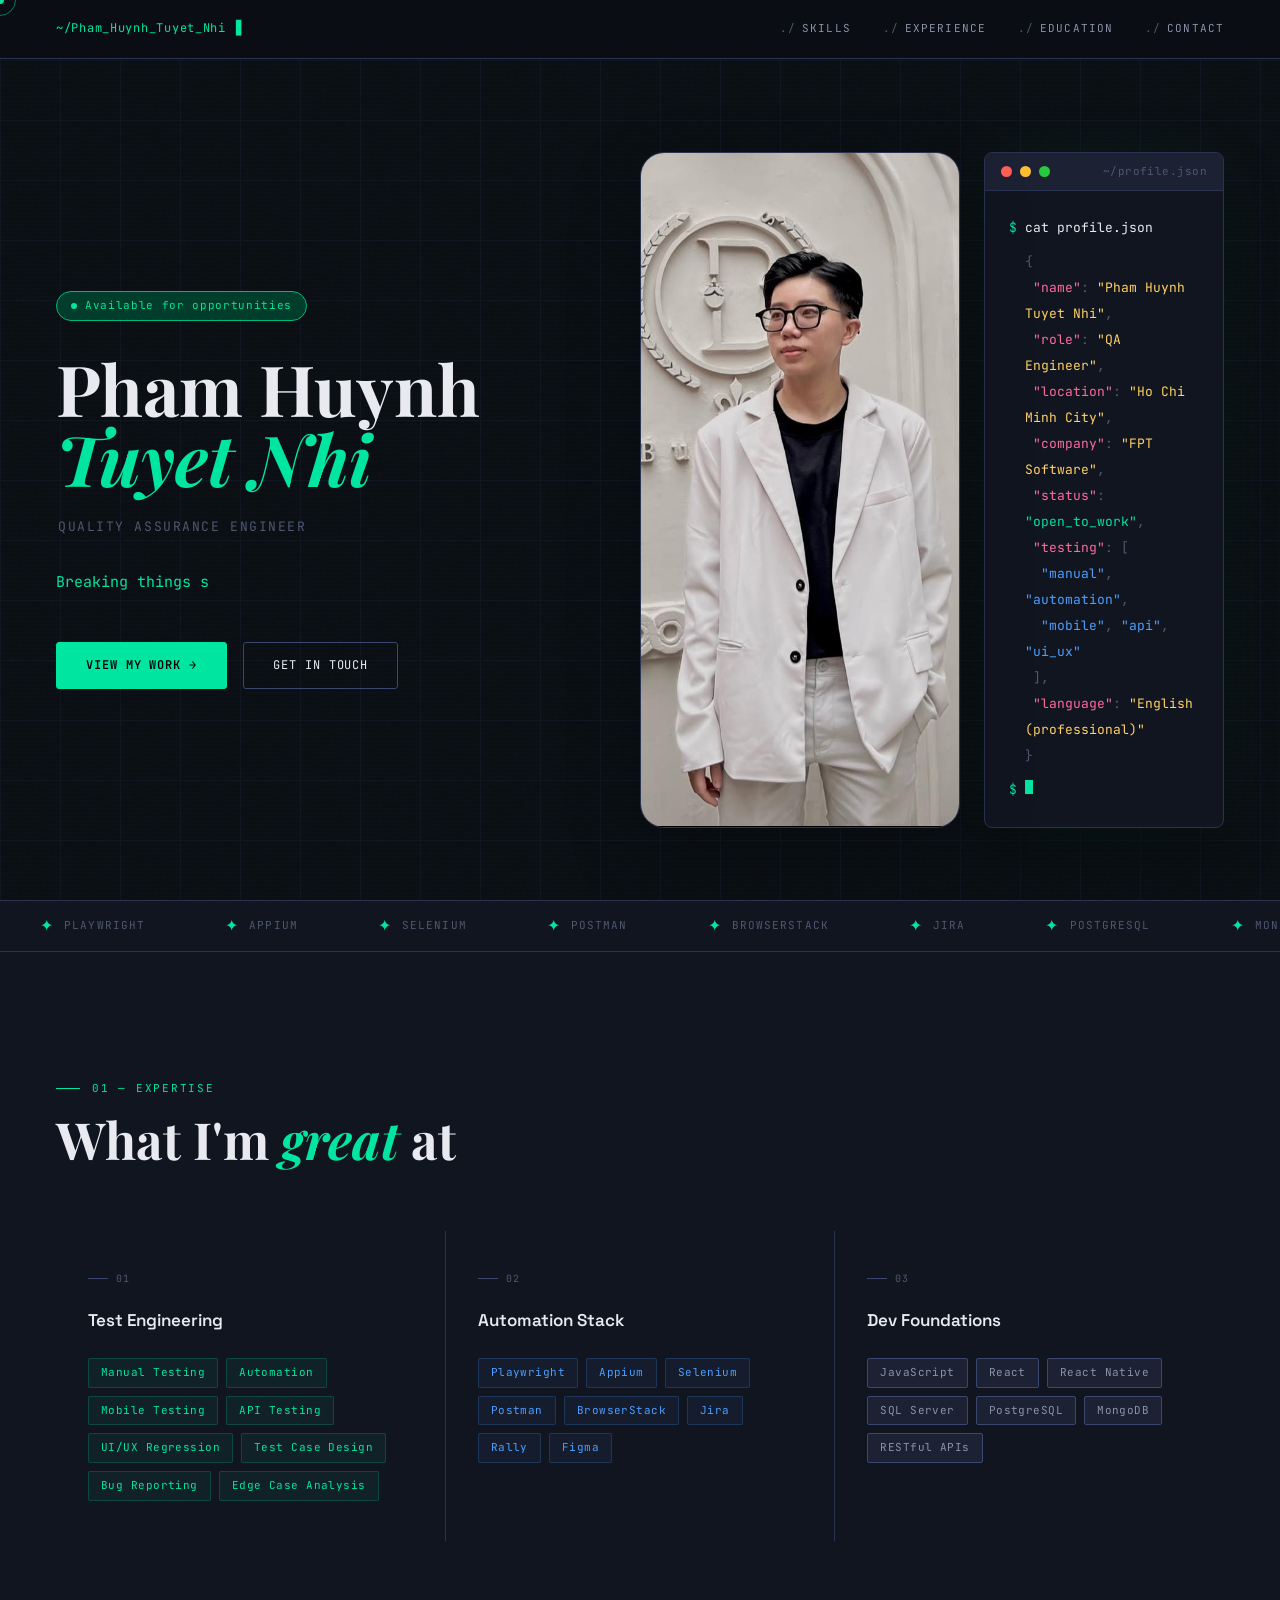
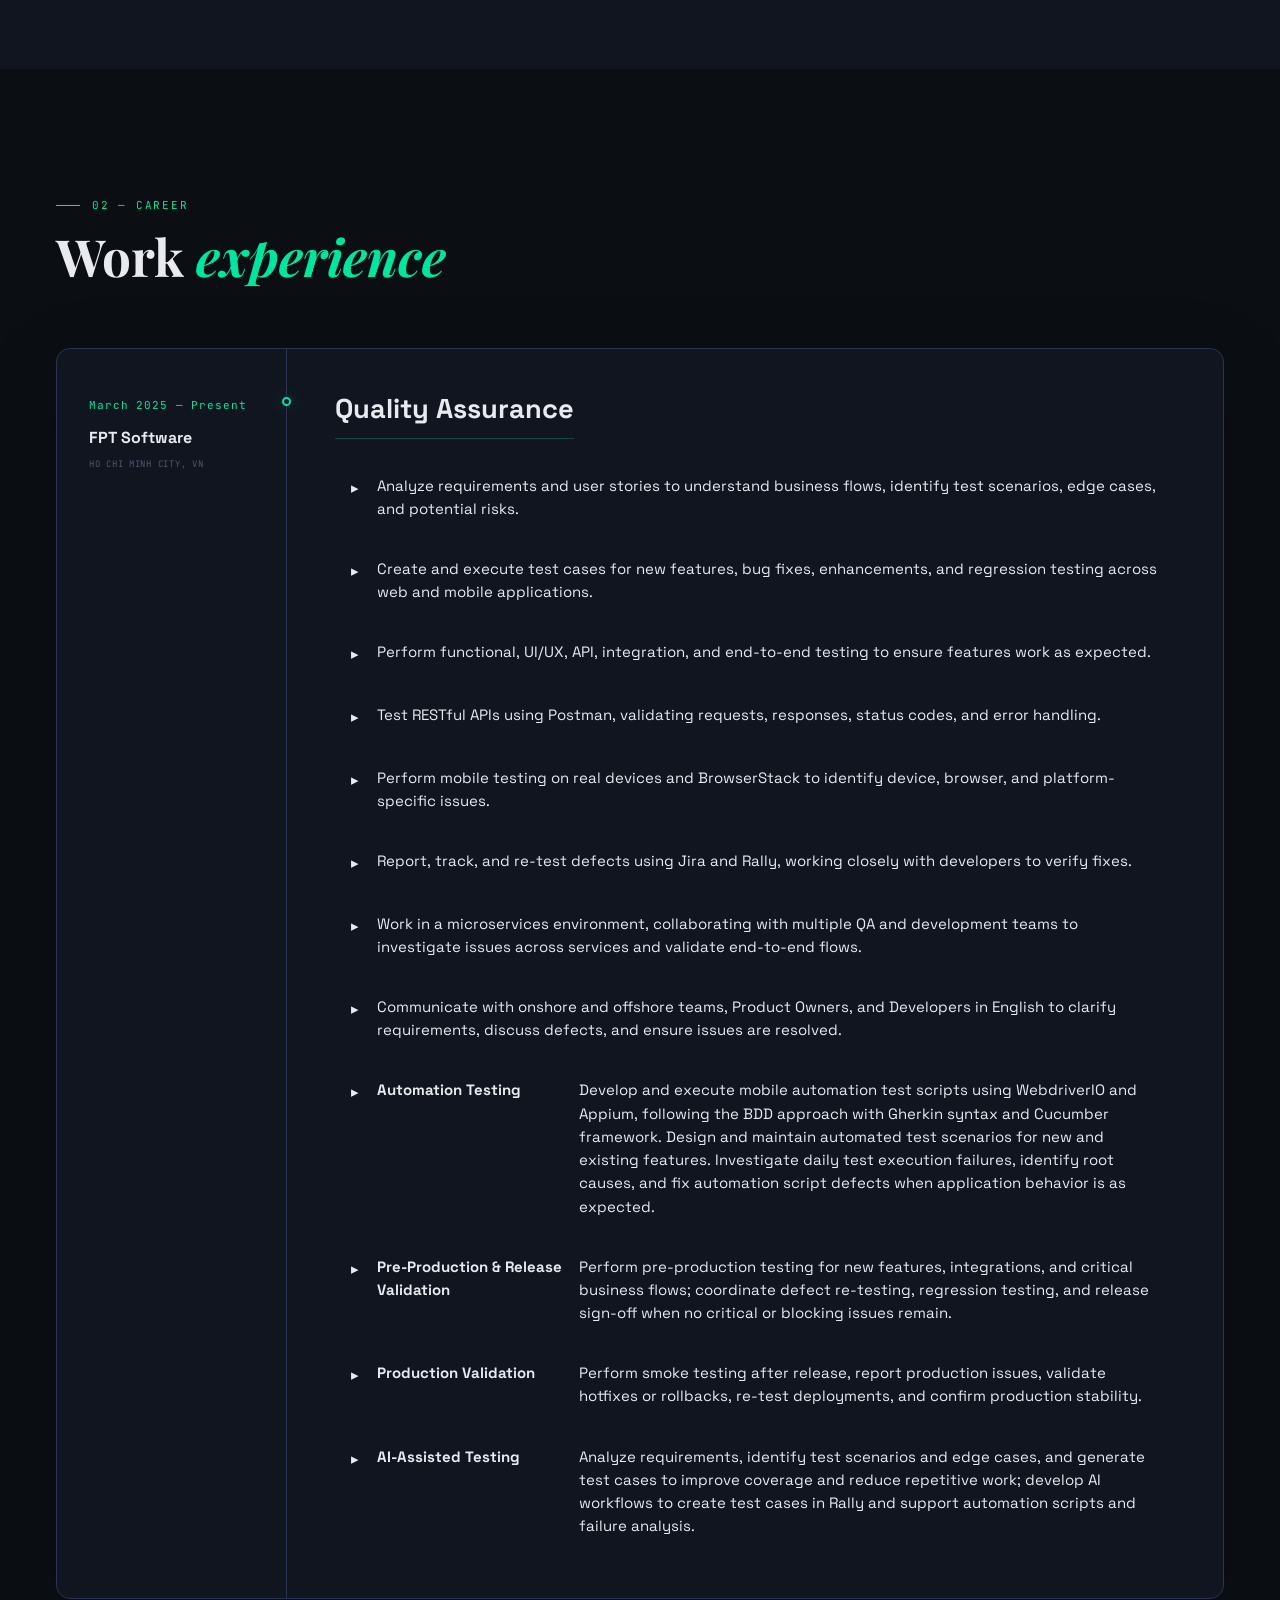
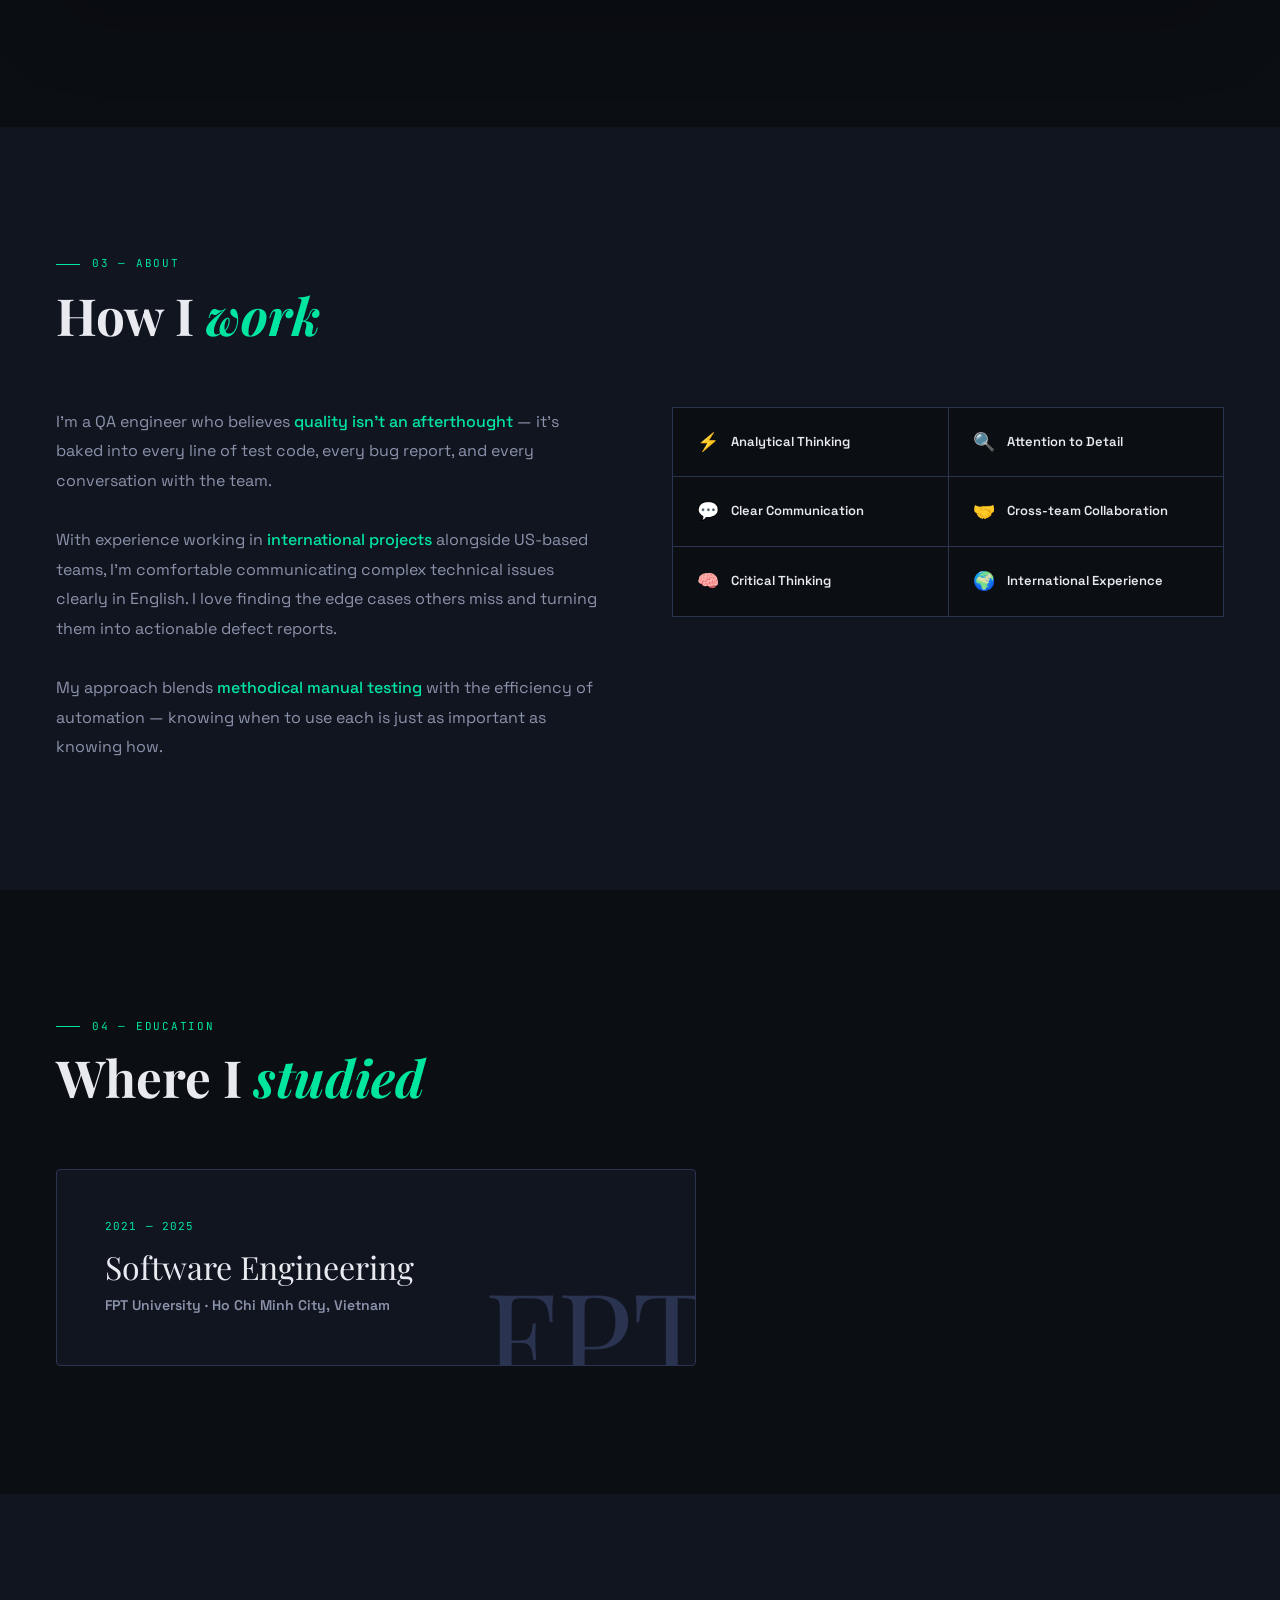
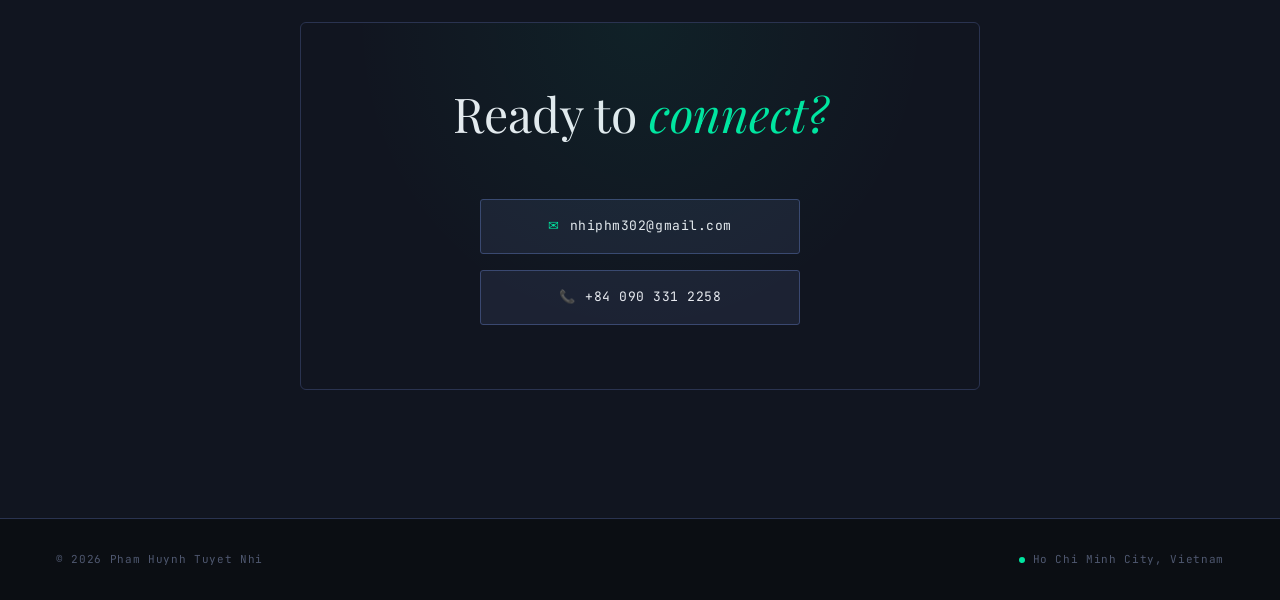
<file: index.html>
<!DOCTYPE html>
<html lang="en">

<head>
  <meta charset="UTF-8" />
  <meta name="viewport" content="width=device-width,initial-scale=1.0" />
  <title>Pham Huynh Tuyet Nhi · QA Engineer</title>
  <link rel="preconnect" href="https://fonts.googleapis.com">
  <link
    href="https://fonts.googleapis.com/css2?family=Space+Grotesk:wght@300;400;500;600;700&family=JetBrains+Mono:ital,wght@0,300;0,400;0,500;1,400&family=Playfair+Display:ital,wght@0,700;1,700&display=swap"
    rel="stylesheet">
  <link rel="stylesheet" href="styles.css">
</head>

<body>

  <div id="cursor"></div>
  <div id="cursor-ring"></div>

  <!-- FLOATING TAGS BACKGROUND -->
  <div class="float-tags" id="floatTags"></div>

  <!-- NAV -->
  <nav>
    <div class="nav-id">
      <span>~/Pham_Huynh_Tuyet_Nhi</span><span class="blink">▊</span>
    </div>
    <ul class="nav-links">
      <li><a href="#skills">skills</a></li>
      <li><a href="#experience">experience</a></li>
      <li><a href="#education">education</a></li>
      <li><a href="#contact">contact</a></li>
    </ul>
  </nav>

  <!-- HERO -->
  <section class="hero">
    <div class="hero-grid-bg"></div>

    <div class="hero-left">
      <div class="status-pill"><span class="status-dot"></span>Available for opportunities</div>
      <h1 class="hero-name">
        Pham Huynh<br><span>Tuyet Nhi</span>
      </h1>
      <div class="hero-role">Quality Assurance Engineer</div>
      <div class="type-line" id="typeLine"><span class="typed"></span></div>
      <div class="hero-actions">
        <a href="#experience" class="btn btn-glow">View my work →</a>
        <a href="#contact" class="btn btn-ghost">Get in touch</a>
      </div>
    </div>

    <div class="hero-right">
      <div class="profile-card">
        <img src="assets/IMG_1391.jpg" alt="Pham Huynh Tuyet Nhi" class="hero-photo reveal">
        <div class="terminal">
          <div class="terminal-bar">
            <span class="t-dot t-red"></span>
            <span class="t-dot t-yellow"></span>
            <span class="t-dot t-green"></span>
            <span class="terminal-path">~/profile.json</span>
          </div>
          <div class="terminal-body">
            <div class="t-line"><span class="t-prompt">$</span><span class="t-cmd">cat profile.json</span></div>
            <div style="height:0.5rem"></div>
            <div class="t-out"><span class="t-comment">{</span></div>
            <div class="t-out"><span class="t-key">&nbsp;"name"</span><span class="t-comment">: </span><span
                class="t-val">"Pham Huynh Tuyet Nhi"</span><span class="t-comment">,</span></div>
            <div class="t-out"><span class="t-key">&nbsp;"role"</span><span class="t-comment">: </span><span
                class="t-val">"QA Engineer"</span><span class="t-comment">,</span></div>
            <div class="t-out"><span class="t-key">&nbsp;"location"</span><span class="t-comment">: </span><span
                class="t-val">"Ho Chi Minh City"</span><span class="t-comment">,</span></div>
            <div class="t-out"><span class="t-key">&nbsp;"company"</span><span class="t-comment">: </span><span
                class="t-val">"FPT Software"</span><span class="t-comment">,</span></div>
            <div class="t-out"><span class="t-key">&nbsp;"status"</span><span class="t-comment">: </span><span
                style="color:var(--green)">"open_to_work"</span><span class="t-comment">,</span></div>
            <div class="t-out"><span class="t-key">&nbsp;"testing"</span><span class="t-comment">: [</span></div>
            <div class="t-out"><span class="t-tag">&nbsp;&nbsp;"manual"</span><span class="t-comment">,</span><span
                class="t-tag"> "automation"</span><span class="t-comment">,</span></div>
            <div class="t-out"><span class="t-tag">&nbsp;&nbsp;"mobile"</span><span class="t-comment">,</span><span
                class="t-tag"> "api"</span><span class="t-comment">,</span><span class="t-tag"> "ui_ux"</span></div>
            <div class="t-out"><span class="t-comment">&nbsp;],</span></div>
            <div class="t-out"><span class="t-key">&nbsp;"language"</span><span class="t-comment">: </span><span
                class="t-val">"English (professional)"</span></div>
            <div class="t-out"><span class="t-comment">}</span></div>
            <div style="height:0.5rem"></div>
            <div class="t-line"><span class="t-prompt">$</span><span class="cursor-block"></span></div>
          </div>
        </div>
      </div>
  </section>

  <!-- MARQUEE -->
  <div class="marquee-wrap">
    <div class="marquee-track" id="marqueeTrack">
      <span class="marquee-item"><span>✦</span> Playwright</span>
      <span class="marquee-item"><span>✦</span> Appium</span>
      <span class="marquee-item"><span>✦</span> Selenium</span>
      <span class="marquee-item"><span>✦</span> Postman</span>
      <span class="marquee-item"><span>✦</span> BrowserStack</span>
      <span class="marquee-item"><span>✦</span> Jira</span>
      <span class="marquee-item"><span>✦</span> PostgreSQL</span>
      <span class="marquee-item"><span>✦</span> MongoDB</span>
      <span class="marquee-item"><span>✦</span> React</span>
      <span class="marquee-item"><span>✦</span> JavaScript</span>
      <span class="marquee-item"><span>✦</span> Figma</span>
      <span class="marquee-item"><span>✦</span> Rally</span>
      <span class="marquee-item"><span>✦</span> Playwright</span>
      <span class="marquee-item"><span>✦</span> Appium</span>
      <span class="marquee-item"><span>✦</span> Selenium</span>
      <span class="marquee-item"><span>✦</span> Postman</span>
      <span class="marquee-item"><span>✦</span> BrowserStack</span>
      <span class="marquee-item"><span>✦</span> Jira</span>
      <span class="marquee-item"><span>✦</span> PostgreSQL</span>
      <span class="marquee-item"><span>✦</span> MongoDB</span>
      <span class="marquee-item"><span>✦</span> React</span>
      <span class="marquee-item"><span>✦</span> JavaScript</span>
      <span class="marquee-item"><span>✦</span> Figma</span>
      <span class="marquee-item"><span>✦</span> Rally</span>
    </div>
  </div>

  <!-- SKILLS -->
  <section id="skills" class="skills-bg">
    <div class="sec-header reveal">
      <div class="sec-eyebrow">01 — expertise</div>
      <h2 class="sec-title">What I'm <em>great</em> at</h2>
    </div>
    <div class="skills-grid reveal">
      <div class="skill-cell">
        <div class="skill-cell-num">01</div>
        <div class="skill-cell-title">Test Engineering</div>
        <div class="chips">
          <span class="chip chip-g">Manual Testing</span>
          <span class="chip chip-g">Automation</span>
          <span class="chip chip-g">Mobile Testing</span>
          <span class="chip chip-g">API Testing</span>
          <span class="chip chip-g">UI/UX Regression</span>
          <span class="chip chip-g">Test Case Design</span>
          <span class="chip chip-g">Bug Reporting</span>
          <span class="chip chip-g">Edge Case Analysis</span>
        </div>
      </div>
      <div class="skill-cell">
        <div class="skill-cell-num">02</div>
        <div class="skill-cell-title">Automation Stack</div>
        <div class="chips">
          <span class="chip chip-b">Playwright</span>
          <span class="chip chip-b">Appium</span>
          <span class="chip chip-b">Selenium</span>
          <span class="chip chip-b">Postman</span>
          <span class="chip chip-b">BrowserStack</span>
          <span class="chip chip-b">Jira</span>
          <span class="chip chip-b">Rally</span>
          <span class="chip chip-b">Figma</span>
        </div>
      </div>
      <div class="skill-cell">
        <div class="skill-cell-num">03</div>
        <div class="skill-cell-title">Dev Foundations</div>
        <div class="chips">
          <span class="chip chip-n">JavaScript</span>
          <span class="chip chip-n">React</span>
          <span class="chip chip-n">React Native</span>
          <span class="chip chip-n">SQL Server</span>
          <span class="chip chip-n">PostgreSQL</span>
          <span class="chip chip-n">MongoDB</span>
          <span class="chip chip-n">RESTful APIs</span>
        </div>
      </div>
    </div>
  </section>

  <!-- EXPERIENCE -->
  <section id="experience">
    <div class="sec-header reveal">
      <div class="sec-eyebrow">02 — career</div>
      <h2 class="sec-title">Work <em>experience</em></h2>
    </div>
    <div class="exp-timeline">
      <div class="exp-item reveal">
        <div class="exp-left">
          <div class="exp-date">March 2025 — Present</div>
          <div class="exp-co">FPT Software</div>
          <div class="exp-loc">HO CHI MINH CITY, VN</div>
        </div>
        <div class="exp-right">
          <div class="exp-role">Quality Assurance</div>
          <ul class="exp-list">
            <li><span class="bullet">▸</span><span class="exp-desc">Analyze requirements and user stories to understand
                business flows, identify test scenarios, edge cases, and potential risks.</span></li>
            <li><span class="bullet">▸</span><span class="exp-desc">Create and execute test cases for new features, bug
                fixes, enhancements, and regression testing across web and mobile applications.</span></li>
            <li><span class="bullet">▸</span><span class="exp-desc">Perform functional, UI/UX, API, integration, and
                end-to-end testing to ensure features work as expected.</span></li>
            <li><span class="bullet">▸</span><span class="exp-desc">Test RESTful APIs using Postman, validating
                requests, responses, status codes, and error handling.</span></li>
            <li><span class="bullet">▸</span><span class="exp-desc">Perform mobile testing on real devices and
                BrowserStack to identify device, browser, and platform-specific issues.</span></li>
            <li><span class="bullet">▸</span><span class="exp-desc">Report, track, and re-test defects using Jira and
                Rally, working closely with developers to verify fixes.</span></li>
            <li><span class="bullet">▸</span><span class="exp-desc">Work in a microservices environment, collaborating
                with multiple QA and development teams to investigate issues across services and validate end-to-end
                flows.</span></li>
            <li><span class="bullet">▸</span><span class="exp-desc">Communicate with onshore and offshore teams, Product
                Owners, and Developers in English to clarify requirements, discuss defects, and ensure issues are
                resolved.</span></li>
            <li><span class="bullet">▸</span><strong>Automation Testing</strong><span class="exp-desc">Develop and
                execute mobile automation test scripts using WebdriverIO and Appium, following the BDD approach with
                Gherkin syntax and Cucumber framework. Design and maintain automated test scenarios for new and existing
                features. Investigate daily test execution failures, identify root causes, and fix automation script
                defects when application behavior is as expected.</span></li>
            <li><span class="bullet">▸</span><strong>Pre-Production &amp; Release Validation</strong><span
                class="exp-desc">Perform pre-production testing for new features, integrations, and critical business
                flows; coordinate defect re-testing, regression testing, and release sign-off when no critical or
                blocking issues remain.</span></li>
            <li><span class="bullet">▸</span><strong>Production Validation</strong><span class="exp-desc">Perform smoke
                testing after release, report production issues, validate hotfixes or rollbacks, re-test deployments,
                and confirm production stability.</span></li>
            <li><span class="bullet">▸</span><strong>AI-Assisted Testing</strong><span class="exp-desc">Analyze
                requirements, identify test scenarios and edge cases, and generate test cases to improve coverage and
                reduce repetitive work; develop AI workflows to create test cases in Rally and support automation
                scripts and failure analysis.</span></li>
          </ul>
        </div>
      </div>
    </div>
  </section>

  <!-- ABOUT -->
  <section class="about-section">
    <div class="sec-header reveal">
      <div class="sec-eyebrow">03 — about</div>
      <h2 class="sec-title">How I <em>work</em></h2>
    </div>
    <div class="about-grid reveal">
      <div>
        <p class="about-text">
          I'm a QA engineer who believes <strong>quality isn't an afterthought</strong> — it's baked into every line of
          test code, every bug report, and every conversation with the team.<br><br>
          With experience working in <strong>international projects</strong> alongside US-based teams, I'm comfortable
          communicating complex technical issues clearly in English. I love finding the edge cases others miss and
          turning them into actionable defect reports.<br><br>
          My approach blends <strong>methodical manual testing</strong> with the efficiency of automation — knowing when
          to use each is just as important as knowing how.
        </p>
      </div>
      <div class="soft-skills">
        <div class="soft-skill">
          <span class="soft-skill-icon">⚡</span>
          <span class="soft-skill-name">Analytical Thinking</span>
        </div>
        <div class="soft-skill">
          <span class="soft-skill-icon">🔍</span>
          <span class="soft-skill-name">Attention to Detail</span>
        </div>
        <div class="soft-skill">
          <span class="soft-skill-icon">💬</span>
          <span class="soft-skill-name">Clear Communication</span>
        </div>
        <div class="soft-skill">
          <span class="soft-skill-icon">🤝</span>
          <span class="soft-skill-name">Cross-team Collaboration</span>
        </div>
        <div class="soft-skill">
          <span class="soft-skill-icon">🧠</span>
          <span class="soft-skill-name">Critical Thinking</span>
        </div>
        <div class="soft-skill">
          <span class="soft-skill-icon">🌍</span>
          <span class="soft-skill-name">International Experience</span>
        </div>
      </div>
    </div>
  </section>

  <!-- EDUCATION -->
  <section id="education" style="background:var(--bg)">
    <div class="sec-header reveal">
      <div class="sec-eyebrow">04 — education</div>
      <h2 class="sec-title">Where I <em>studied</em></h2>
    </div>
    <div class="edu-card reveal">
      <div class="edu-year">2021 — 2025</div>
      <div class="edu-degree">Software Engineering</div>
      <div class="edu-school">FPT University · Ho Chi Minh City, Vietnam</div>
    </div>
  </section>

  <!-- CONTACT -->
  <section id="contact">
    <div class="contact-inner reveal">
      <div class="contact-heading">Ready to <em>connect?</em></div>
      <div class="contact-links">
        <a href="mailto:nhiphm302@gmail.com" class="contact-email">
          <span class="at">✉</span> nhiphm302@gmail.com
        </a>
        <a href="tel:+840903312258" class="contact-email">
          <span class="at">📞</span> +84 090 331 2258
        </a>
      </div>
    </div>
  </section>

  <!-- FOOTER -->
  <footer>
    <span class="footer-l">© 2026 Pham Huynh Tuyet Nhi</span>
    <span class="footer-r">Ho Chi Minh City, Vietnam</span>
  </footer>

  <script>
    (function () {
      const cur = document.getElementById('cursor');
      const ring = document.getElementById('cursor-ring');
      let mx = 0, my = 0, rx = 0, ry = 0;
      document.addEventListener('mousemove', e => { mx = e.clientX; my = e.clientY; cur.style.left = mx + 'px'; cur.style.top = my + 'px' });
      function animRing() { rx += (mx - rx) * 0.12; ry += (my - ry) * 0.12; ring.style.left = Math.round(rx) + 'px'; ring.style.top = Math.round(ry) + 'px'; requestAnimationFrame(animRing) }
      animRing();
      document.querySelectorAll('a,button,.skill-cell,.tool-item,.exp-item').forEach(el => {
        el.addEventListener('mouseenter', () => { ring.style.width = '50px'; ring.style.height = '50px'; ring.style.borderColor = 'var(--green)' });
        el.addEventListener('mouseleave', () => { ring.style.width = '32px'; ring.style.height = '32px'; ring.style.borderColor = 'var(--green)' });
      });
    })();

    (function () {
      const lines = ['Breaking things so users don\'t have to.', 'Turning bugs into better software.', 'Finding edge cases you never imagined.', 'Quality is not an act — it\'s a habit.'];
      const el = document.querySelector('#typeLine .typed');
      let li = 0, ci = 0, del = false;
      function tick() {
        const line = lines[li];
        if (!del) { el.textContent = line.slice(0, ++ci); if (ci === line.length) { del = true; setTimeout(tick, 1800); return } }
        else { el.textContent = line.slice(0, --ci); if (ci === 0) { del = false; li = (li + 1) % lines.length } }
        setTimeout(tick, del ? 40 : 70);
      }
      setTimeout(tick, 600);
    })();

    (function () {
      const tags = ['<test/>', '[pass]', '[fail]', 'bug.fix()', 'assert()', 'expect()', 'describe()', 'it()', 'await', 'async', 'null', 'undefined', 'console.log', 'git push', 'npm test', 'playwright', 'appium', 'postman', 'api.get()', '200 OK', '404', '500', 'fixture', 'mock', 'stub', 'CI/CD', 'lint', 'coverage'];
      const container = document.getElementById('floatTags');
      function spawn() {
        const d = document.createElement('div');
        d.className = 'float-tag';
        d.textContent = tags[Math.floor(Math.random() * tags.length)];
        d.style.left = Math.random() * 100 + 'vw';
        d.style.bottom = '-20px';
        const dur = 12 + Math.random() * 18;
        d.style.animationDuration = dur + 's';
        d.style.animationDelay = '0s';
        container.appendChild(d);
        setTimeout(() => d.remove(), dur * 1000);
      }
      for (let i = 0; i < 8; i++)setTimeout(spawn, i * 600);
      setInterval(spawn, 1800);
    })();

    (function () {
      const obs = new IntersectionObserver(entries => { entries.forEach(e => { if (e.isIntersecting) e.target.classList.add('visible') }) }, { threshold: 0.12 });
      document.querySelectorAll('.reveal').forEach(el => obs.observe(el));
    })();
  </script>
</body>

</html>
</file>
<file: styles.css>
*,
*::before,
*::after {
  box-sizing: border-box;
  margin: 0;
  padding: 0
}

:root {
  --bg: #0b0e13;
  --bg2: #111520;
  --bg3: #161b27;
  --surface: #1c2233;
  --surface2: #222a3d;
  --border: #2a3350;
  --border2: #3a4870;
  --text: #e8eaf0;
  --text2: #8b93ab;
  --text3: #4f5870;
  --green: #00e5a0;
  --green-dim: #00b87d;
  --green-dark: #003d2a;
  --pink: #ff6b9d;
  --blue: #4d9fff;
  --amber: #ffd166;
  --mono: 'JetBrains Mono', monospace;
  --sans: 'Space Grotesk', sans-serif;
  --serif: 'Playfair Display', serif;
}

html {
  scroll-behavior: smooth
}

body {
  background: var(--bg);
  color: var(--text);
  font-family: var(--sans);
  font-size: 15px;
  line-height: 1.6;
  overflow-x: hidden
}

/* CURSOR */
* {
  cursor: none !important
}

#cursor {
  position: fixed;
  width: 8px;
  height: 8px;
  background: var(--green);
  border-radius: 50%;
  pointer-events: none;
  z-index: 9999;
  transform: translate(-50%, -50%);
  transition: transform .1s, width .15s, height .15s
}

#cursor-ring {
  position: fixed;
  width: 32px;
  height: 32px;
  border: 1px solid var(--green);
  border-radius: 50%;
  pointer-events: none;
  z-index: 9998;
  transform: translate(-50%, -50%);
  transition: transform .12s ease-out, width .2s, height .2s, border-color .2s;
  opacity: 0.5
}

body:hover #cursor {
  opacity: 1
}

/* NOISE OVERLAY */
body::before {
  content: '';
  position: fixed;
  inset: 0;
  background-image: url("data:image/svg+xml,%3Csvg viewBox='0 0 256 256' xmlns='http://www.w3.org/2000/svg'%3E%3Cfilter id='noise'%3E%3CfeTurbulence type='fractalNoise' baseFrequency='0.9' numOctaves='4' stitchTiles='stitch'/%3E%3C/filter%3E%3Crect width='100%25' height='100%25' filter='url(%23noise)' opacity='0.04'/%3E%3C/svg%3E");
  pointer-events: none;
  z-index: 1;
  opacity: 0.3
}

/* SCANLINES */
body::after {
  content: '';
  position: fixed;
  inset: 0;
  background: repeating-linear-gradient(0deg, transparent, transparent 2px, rgba(0, 229, 160, 0.015) 2px, rgba(0, 229, 160, 0.015) 4px);
  pointer-events: none;
  z-index: 2
}

/* NAV */
nav {
  position: fixed;
  top: 0;
  left: 0;
  right: 0;
  z-index: 100;
  display: flex;
  align-items: center;
  justify-content: space-between;
  padding: 1.2rem 3.5rem;
  border-bottom: 1px solid var(--border);
  background: rgba(11, 14, 19, 0.85);
  backdrop-filter: blur(16px)
}

.nav-id {
  display: flex;
  align-items: center;
  gap: 10px;
  font-family: var(--mono);
  font-size: 12px;
  letter-spacing: 0.06em;
  color: var(--green)
}

.nav-id .blink {
  animation: blink 1s step-end infinite
}

@keyframes blink {
  0%,
  100% {
    opacity: 1
  }
  50% {
    opacity: 0
  }
}

.nav-links {
  display: flex;
  gap: 2rem;
  list-style: none
}

.nav-links a {
  font-family: var(--mono);
  font-size: 11px;
  letter-spacing: 0.1em;
  text-transform: uppercase;
  color: var(--text2);
  text-decoration: none;
  transition: color .2s;
  display: flex;
  align-items: center;
  gap: 6px
}

.nav-links a::before {
  content: './';
  color: var(--text3)
}

.nav-links a:hover {
  color: var(--green)
}

.nav-links a:hover::before {
  color: var(--green)
}

/* HERO */
.hero {
  min-height: 100vh;
  display: grid;
  grid-template-columns: 1fr 1fr;
  align-items: center;
  padding: 0 3.5rem;
  padding-top: 5rem;
  position: relative;
  overflow: hidden
}

.hero-grid-bg {
  position: absolute;
  inset: 0;
  background-image: linear-gradient(var(--border) 1px, transparent 1px), linear-gradient(90deg, var(--border) 1px, transparent 1px);
  background-size: 60px 60px;
  opacity: 0.2;
  z-index: 0
}

.hero-left {
  position: relative;
  z-index: 3;
  padding: 4rem 0
}

.status-pill {
  display: inline-flex;
  align-items: center;
  gap: 8px;
  background: var(--green-dark);
  border: 1px solid var(--green-dim);
  border-radius: 20px;
  padding: 5px 14px;
  font-family: var(--mono);
  font-size: 11px;
  color: var(--green);
  letter-spacing: 0.06em;
  margin-bottom: 2rem
}

.status-dot {
  width: 6px;
  height: 6px;
  border-radius: 50%;
  background: var(--green);
  animation: pulse 2s ease infinite
}

@keyframes pulse {
  0%,
  100% {
    box-shadow: 0 0 0 0 rgba(0, 229, 160, 0.4)
  }
  50% {
    box-shadow: 0 0 0 6px rgba(0, 229, 160, 0)
  }
}

.hero-name {
  font-family: var(--serif);
  font-size: clamp(3rem, 5.5vw, 5rem);
  line-height: 1.0;
  margin-bottom: 1.5rem;
  color: var(--text)
}

.hero-name span {
  color: var(--green);
  font-style: italic
}

.hero-role {
  font-family: var(--mono);
  font-size: 13px;
  letter-spacing: 0.12em;
  text-transform: uppercase;
  color: var(--text3);
  margin-bottom: 2rem;
  padding-left: 2px
}

.type-line {
  font-family: var(--mono);
  font-size: 15px;
  color: var(--text2);
  margin-bottom: 3rem;
  min-height: 1.5em
}

.type-line .typed {
  color: var(--green)
}

.hero-actions {
  display: flex;
  gap: 1rem;
  flex-wrap: wrap
}

.btn {
  display: inline-flex;
  align-items: center;
  gap: 8px;
  padding: 0.8rem 1.8rem;
  font-family: var(--mono);
  font-size: 12px;
  letter-spacing: 0.08em;
  text-transform: uppercase;
  text-decoration: none;
  border-radius: 3px;
  transition: all .2s;
  position: relative;
  overflow: hidden
}

.btn-glow {
  background: var(--green);
  color: #000;
  font-weight: 600;
  border: 1px solid var(--green)
}

.btn-glow:hover {
  background: #00ffb3;
  box-shadow: 0 0 20px rgba(0, 229, 160, 0.4);
  transform: translateY(-1px)
}

.btn-ghost {
  background: transparent;
  color: var(--text);
  border: 1px solid var(--border2)
}

.btn-ghost:hover {
  border-color: var(--green);
  color: var(--green)
}

.hero-right {
  position: relative;
  z-index: 3;
  display: flex;
  align-items: center;
  justify-content: center
}

.profile-card {
  display: grid;
  grid-template-columns: minmax(240px, 320px) 1fr;
  gap: 1.5rem;
  align-items: stretch;
  width: 100%;
  max-width: 860px;
}

.hero-photo {
  width: 100%;
  height: 100%;
  object-fit: cover;
  border-radius: 24px;
  border: 1px solid var(--border);
  box-shadow: 0 28px 70px rgba(0, 0, 0, 0.25);
}

.terminal {
  background: var(--bg2);
  border: 1px solid var(--border);
  border-radius: 8px;
  width: 100%;
  font-family: var(--mono);
  overflow: hidden;
  box-shadow: 0 0 60px rgba(0, 229, 160, 0.06), 0 24px 48px rgba(0, 0, 0, 0.4)
}

.terminal-bar {
  background: var(--surface);
  padding: 10px 16px;
  display: flex;
  align-items: center;
  gap: 8px;
  border-bottom: 1px solid var(--border)
}

.t-dot {
  width: 11px;
  height: 11px;
  border-radius: 50%
}

.t-red {
  background: #ff5f56
}

.t-yellow {
  background: #ffbd2e
}

.t-green {
  background: #27c93f
}

.terminal-path {
  font-size: 11px;
  color: var(--text3);
  margin-left: auto;
  letter-spacing: 0.04em
}

.terminal-body {
  padding: 1.5rem;
  font-size: 13px;
  line-height: 2
}

.t-line {
  display: flex;
  gap: 8px;
  align-items: baseline
}

.t-prompt {
  color: var(--green);
  flex-shrink: 0
}

.t-cmd {
  color: var(--text)
}

.t-out {
  color: var(--text2);
  padding-left: 16px
}

.t-key {
  color: var(--pink)
}

.t-val {
  color: var(--amber)
}

.t-tag {
  color: var(--blue)
}

.t-comment {
  color: var(--text3)
}

.cursor-block {
  display: inline-block;
  width: 8px;
  height: 14px;
  background: var(--green);
  animation: blink 1s step-end infinite;
  vertical-align: middle
}

/* FLOATING TAGS */
.float-tags {
  position: absolute;
  inset: 0;
  pointer-events: none;
  overflow: hidden;
  z-index: 1
}

.float-tag {
  position: absolute;
  font-family: var(--mono);
  font-size: 10px;
  color: var(--text3);
  letter-spacing: 0.06em;
  animation: floatUp linear infinite;
  opacity: 0
}

@keyframes floatUp {
  0% {
    opacity: 0;
    transform: translateY(0)
  }
  10% {
    opacity: 0.5
  }
  90% {
    opacity: 0.2
  }
  100% {
    opacity: 0;
    transform: translateY(-100vh)
  }
}

/* MARQUEE */
.marquee-wrap {
  border-top: 1px solid var(--border);
  border-bottom: 1px solid var(--border);
  background: var(--bg2);
  padding: 12px 0;
  overflow: hidden;
  white-space: nowrap;
  position: relative;
  z-index: 3
}

.marquee-track {
  display: inline-flex;
  animation: marquee 25s linear infinite
}

.marquee-item {
  font-family: var(--mono);
  font-size: 11px;
  letter-spacing: 0.1em;
  text-transform: uppercase;
  color: var(--text3);
  padding: 0 2.5rem;
  display: flex;
  align-items: center;
  gap: 10px
}

.marquee-item span {
  color: var(--green);
  font-size: 16px
}

@keyframes marquee {
  from {
    transform: translateX(0)
  }
  to {
    transform: translateX(-50%)
  }
}

/* SECTIONS */
section {
  padding: 8rem 3.5rem;
  position: relative;
  z-index: 3
}

section#experience,
section#education {
  background: var(--bg)
}

section#contact,
.about-section {
  background: var(--bg2)
}

.sec-header {
  margin-bottom: 4rem
}

.sec-eyebrow {
  font-family: var(--mono);
  font-size: 11px;
  letter-spacing: 0.16em;
  text-transform: uppercase;
  color: var(--green);
  margin-bottom: 1rem;
  display: flex;
  align-items: center;
  gap: 12px
}

.sec-eyebrow::before {
  content: '';
  width: 24px;
  height: 1px;
  background: var(--green)
}

h2.sec-title {
  font-family: var(--serif);
  font-size: clamp(2.5rem, 4vw, 3.8rem);
  line-height: 1.05;
  color: var(--text)
}

h2.sec-title em {
  color: var(--green);
  font-style: italic
}

/* SKILLS */
.skills-bg {
  background: var(--bg2)
}

.skills-grid {
  display: grid;
  grid-template-columns: repeat(3, 1fr);
  gap: 1px;
  background: var(--border)
}

.skill-cell {
  background: var(--bg2);
  padding: 2.5rem 2rem;
  transition: background .2s
}

.skill-cell:hover {
  background: var(--bg3)
}

.skill-cell-num {
  font-family: var(--mono);
  font-size: 10px;
  letter-spacing: 0.1em;
  color: var(--text3);
  margin-bottom: 1.25rem;
  display: flex;
  align-items: center;
  gap: 8px
}

.skill-cell-num::before {
  content: '';
  flex: 1;
  max-width: 20px;
  height: 1px;
  background: var(--border2)
}

.skill-cell-title {
  font-size: 17px;
  font-weight: 600;
  color: var(--text);
  margin-bottom: 1.5rem
}

.chips {
  display: flex;
  flex-wrap: wrap;
  gap: 8px
}

.chip {
  font-family: var(--mono);
  font-size: 11px;
  letter-spacing: 0.04em;
  padding: 5px 12px;
  border-radius: 2px;
  border: 1px solid;
  transition: all .2s
}

.chip-g {
  background: rgba(0, 229, 160, 0.06);
  border-color: rgba(0, 229, 160, 0.2);
  color: var(--green)
}

.chip-g:hover {
  background: rgba(0, 229, 160, 0.12);
  border-color: var(--green)
}

.chip-b {
  background: rgba(77, 159, 255, 0.06);
  border-color: rgba(77, 159, 255, 0.2);
  color: var(--blue)
}

.chip-n {
  background: var(--surface);
  border-color: var(--border2);
  color: var(--text2)
}

.chip-n:hover {
  border-color: var(--text2)
}

/* EXPERIENCE — clean CV-style layout */
.exp-timeline {
  display: flex;
  flex-direction: column;
  gap: 0;
  border: 1px solid var(--border);
  border-radius: 14px;
  overflow: hidden;
  background: var(--bg2);
  box-shadow: 0 24px 80px rgba(0, 0, 0, 0.18)
}

.exp-item {
  display: grid;
  grid-template-columns: 230px minmax(0, 1fr);
  gap: 0;
  position: relative;
  transition: background .25s ease
}

.exp-item:hover {
  background: rgba(255, 255, 255, 0.018)
}

.exp-item:first-child {
  border-top: 0
}

.exp-left {
  padding: 3rem 2rem 3rem 0;
  margin-left: 2rem;
  border-right: 1px solid var(--border);
  position: relative
}

.exp-left::after {
  content: '';
  position: absolute;
  right: -5px;
  top: 3rem;
  width: 9px;
  height: 9px;
  background: var(--bg2);
  border: 2px solid var(--green);
  border-radius: 50%;
  box-shadow: 0 0 18px rgba(0, 229, 160, 0.3)
}

.exp-date {
  font-family: var(--mono);
  font-size: 11px;
  letter-spacing: 0.08em;
  color: var(--green);
  margin-bottom: 0.75rem;
  line-height: 1.5
}

.exp-co {
  font-size: 16px;
  font-weight: 700;
  color: var(--text);
  margin-bottom: 0.35rem
}

.exp-loc {
  font-family: var(--mono);
  font-size: 9px;
  color: var(--text3);
  letter-spacing: 0.08em;
  line-height: 1.6
}

.exp-right {
  padding: 2.75rem 3rem 3rem;
  min-width: 0
}

.exp-role {
  display: inline-block;
  font-size: 1.7rem;
  font-weight: 700;
  color: var(--text);
  margin-bottom: 1.35rem;
  line-height: 1.2;
  padding-bottom: 0.8rem;
  border-bottom: 1px solid rgba(0, 229, 160, 0.25)
}

.exp-list {
  display: flex;
  flex-direction: column;
  gap: 0.7rem
}

.exp-list li {
  display: grid;
  grid-template-columns: 14px 190px minmax(0, 1fr);
  column-gap: 12px;
  row-gap: 0;
  align-items: start;
  padding: 0.8rem 1rem
}

.exp-list li .bullet {
  grid-column: 1;
  margin-top: 2px
}

.exp-list li > strong {
  grid-column: 2;
  min-width: 0;
  margin: 0;
  line-height: 1.55
}

.exp-list li > .exp-desc {
  grid-column: 3;
  line-height: 1.55
}

.exp-list li:not(:has(> strong)) > .exp-desc {
  grid-column: 2 / -1
}

.exp-list li > strong ~ .exp-desc {
  grid-column: 3
}

@media (max-width: 900px) {
  .exp-list li {
    grid-template-columns: 14px minmax(0, 1fr)
  }

  .exp-list li > strong,
  .exp-list li > .exp-desc,
  .exp-list li > .exp-desc:first-of-type:last-child {
    grid-column: 2
  }

  .exp-list li > strong ~ .exp-desc {
    grid-column: 2
  }
}

/* ABOUT / SOFT SKILLS */
.about-grid {
  display: grid;
  grid-template-columns: 1fr 1fr;
  gap: 4rem;
  align-items: start
}

.about-text {
  font-size: 16px;
  line-height: 1.85;
  color: var(--text2)
}

.about-text strong {
  color: var(--green);
  font-weight: 500
}

.soft-skills {
  display: grid;
  grid-template-columns: 1fr 1fr;
  gap: 1px;
  background: var(--border);
  border: 1px solid var(--border)
}

.soft-skill {
  background: var(--bg);
  padding: 1.25rem 1.5rem;
  display: flex;
  align-items: center;
  gap: 12px
}

.soft-skill-icon {
  font-size: 18px;
  color: var(--green);
  flex-shrink: 0
}

.soft-skill-name {
  font-size: 13px;
  font-weight: 600;
  color: var(--text)
}

/* TOOLS BAND */
.tools-band {
  background: var(--surface);
  border-top: 1px solid var(--border);
  border-bottom: 1px solid var(--border);
  padding: 5rem 3.5rem
}

.tools-list {
  display: flex;
  flex-wrap: wrap;
  gap: 12px;
  margin-top: 3rem
}

.tool-item {
  display: flex;
  align-items: center;
  gap: 8px;
  padding: 0.75rem 1.25rem;
  background: var(--bg2);
  border: 1px solid var(--border);
  border-radius: 3px;
  font-family: var(--mono);
  font-size: 12px;
  letter-spacing: 0.04em;
  color: var(--text2);
  transition: all .2s
}

.tool-item:hover {
  border-color: var(--green);
  color: var(--green);
  background: var(--green-dark)
}

.tool-dot {
  width: 5px;
  height: 5px;
  border-radius: 50%;
  background: var(--green);
  flex-shrink: 0
}

/* EDUCATION */
.edu-card {
  background: var(--bg2);
  border: 1px solid var(--border);
  border-radius: 4px;
  padding: 3rem;
  max-width: 640px;
  position: relative;
  overflow: hidden
}

.edu-card::before {
  content: 'FPT';
  position: absolute;
  right: -1rem;
  bottom: -2rem;
  font-family: var(--serif);
  font-size: 8rem;
  color: var(--border);
  pointer-events: none;
  line-height: 1
}

.edu-year {
  font-family: var(--mono);
  font-size: 11px;
  letter-spacing: 0.1em;
  color: var(--green);
  margin-bottom: 0.75rem
}

.edu-degree {
  font-family: var(--serif);
  font-size: 2rem;
  color: var(--text);
  line-height: 1.2;
  margin-bottom: 0.5rem
}

.edu-school {
  font-size: 14px;
  font-weight: 600;
  color: var(--text2)
}

/* CONTACT */
.contact-inner {
  background: var(--bg2);
  border: 1px solid var(--border);
  border-radius: 6px;
  padding: 4rem;
  text-align: center;
  max-width: 680px;
  margin: 0 auto;
  position: relative;
  overflow: hidden;
  display: grid;
  gap: 1.25rem;
}

.contact-inner::before {
  content: '';
  position: absolute;
  inset: 0;
  background: radial-gradient(ellipse at 50% 0%, rgba(0, 229, 160, 0.06) 0%, transparent 60%);
  pointer-events: none
}

.contact-links {
  display: flex;
  flex-wrap: wrap;
  justify-content: center;
  gap: 1rem;
}

.contact-tagline {
  font-family: var(--mono);
  font-size: 13px;
  letter-spacing: 0.08em;
  color: var(--text2);
  margin-bottom: 1rem
}

.contact-heading {
  font-family: var(--serif);
  font-size: clamp(2rem, 4vw, 3rem);
  color: var(--text);
  margin-bottom: 2.5rem;
  line-height: 1.1
}

.contact-heading em {
  color: var(--green);
  font-style: italic
}

.contact-email {
  display: inline-flex;
  align-items: center;
  justify-content: center;
  gap: 10px;
  padding: 1rem 1.25rem;
  background: var(--surface);
  border: 1px solid var(--border2);
  border-radius: 3px;
  font-family: var(--mono);
  font-size: 13px;
  color: var(--text);
  letter-spacing: 0.04em;
  transition: all .2s;
  text-decoration: none;
  min-width: 220px;
  width: 100%;
  max-width: 320px;
}

.contact-email:hover {
  border-color: var(--green);
  color: var(--green);
  background: var(--green-dark)
}

.contact-email .at {
  color: var(--green)
}

/* FOOTER */
footer {
  background: var(--bg);
  border-top: 1px solid var(--border);
  padding: 2rem 3.5rem;
  display: flex;
  align-items: center;
  justify-content: space-between;
  position: relative;
  z-index: 3
}

.footer-l {
  font-family: var(--mono);
  font-size: 11px;
  color: var(--text3);
  letter-spacing: 0.06em
}

.footer-r {
  font-family: var(--mono);
  font-size: 11px;
  color: var(--text3);
  letter-spacing: 0.06em;
  display: flex;
  align-items: center;
  gap: 8px
}

.footer-r::before {
  content: '';
  width: 6px;
  height: 6px;
  border-radius: 50%;
  background: var(--green);
  animation: pulse 2s ease infinite
}

/* FADE-IN on scroll */
.reveal {
  opacity: 0;
  transform: translateY(30px);
  transition: opacity 0.7s ease, transform 0.7s ease
}

.reveal.visible {
  opacity: 1;
  transform: translateY(0)
}

/* RESPONSIVE */
@media(max-width:900px) {
  nav {
    padding: 1rem 1.5rem
  }

  .nav-links {
    display: none
  }

  .hero {
    grid-template-columns: 1fr;
    padding: 6rem 1.5rem 3rem
  }

  .hero-right {
    display: none
  }

  section {
    padding: 5rem 1.5rem
  }

  .skills-grid {
    grid-template-columns: 1fr
  }

  .exp-item {
    grid-template-columns: 1fr
  }

  .exp-left {
    margin-left: 0
  }

  .exp-left::after {
    display: none
  }

  .exp-right {
    padding: 1.5rem 0 2rem
  }

  .about-grid {
    grid-template-columns: 1fr
  }

  .contact-inner {
    padding: 3rem 1.5rem
  }

  .contact-links {
    flex-direction: column;
    align-items: stretch
  }

  .contact-email {
    max-width: none
  }

  footer {
    flex-direction: column;
    gap: 0.5rem;
    text-align: center
  }
}
</file>
